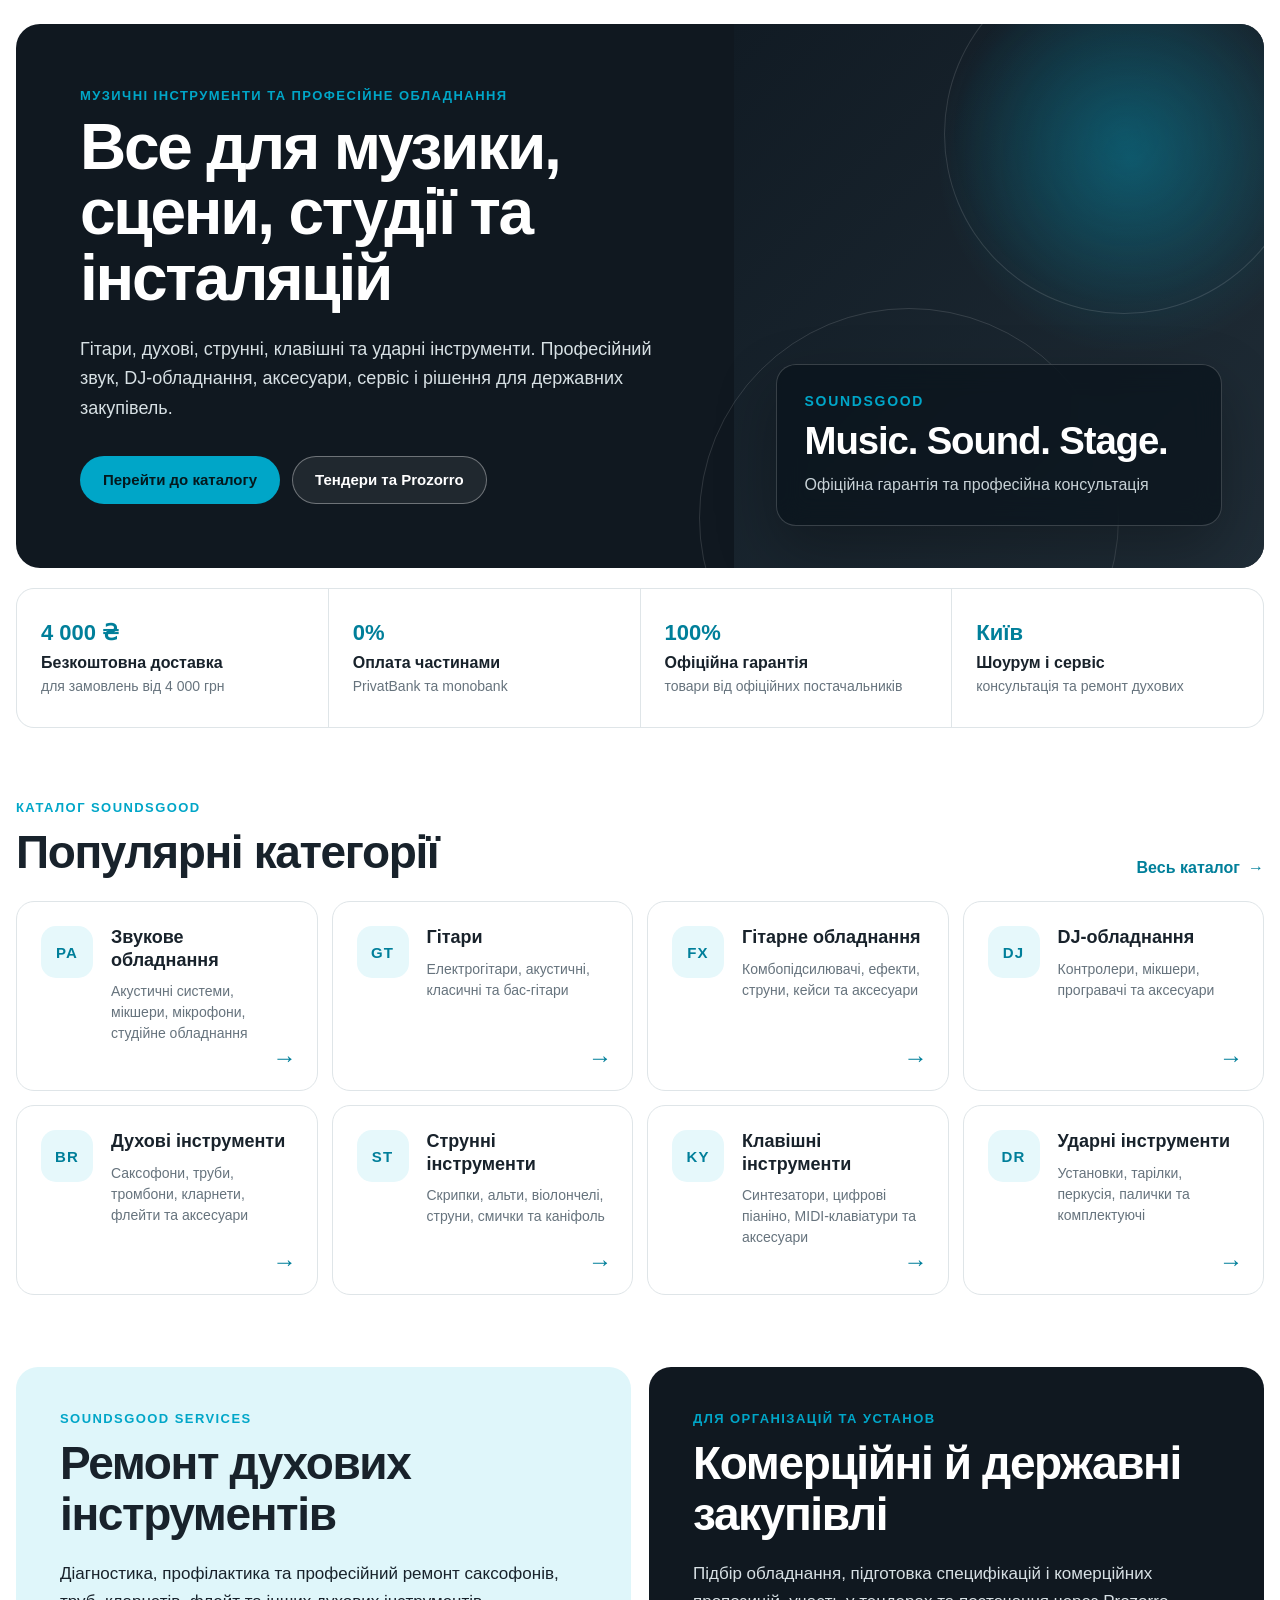
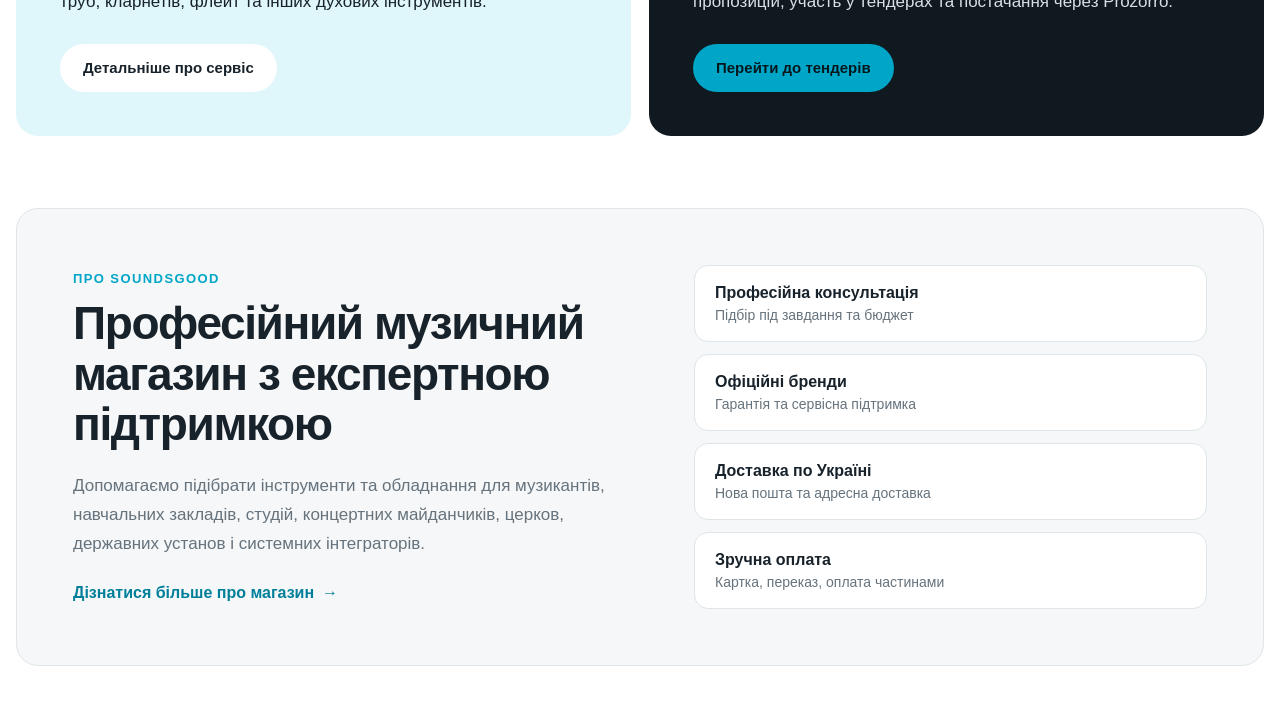
<file: soundsgood-horoshop-homepage/docs/index.html>
<!DOCTYPE html>
<html lang="uk">
<head>
  <meta charset="utf-8">
  <meta name="viewport" content="width=device-width, initial-scale=1">
  <meta name="robots" content="noindex,nofollow">
  <title>SoundsGood — Horoshop homepage preview</title>
  <style>
    body { margin: 0; background: #fff; font-family: Arial, Helvetica, sans-serif; }
/* SoundsGood homepage block for Horoshop. All selectors are namespaced with sg-. */

.sg-home,
.sg-home * {
  box-sizing: border-box;
}

.sg-home {
  --sg-bg: #f5f7f8;
  --sg-card: #ffffff;
  --sg-dark: #101820;
  --sg-text: #18222b;
  --sg-muted: #66737d;
  --sg-line: #dfe5e8;
  --sg-accent: #00a6c8;
  --sg-accent-dark: #007f9a;
  max-width: 1440px;
  margin: 0 auto;
  padding: 24px 16px 56px;
  color: var(--sg-text);
  font-family: inherit;
}

.sg-home a {
  text-decoration: none;
}

.sg-home a:focus-visible {
  outline: 3px solid var(--sg-accent);
  outline-offset: 3px;
}

.sg-hero {
  position: relative;
  display: grid;
  grid-template-columns: minmax(0, 1.15fr) minmax(320px, 0.85fr);
  min-height: 460px;
  overflow: hidden;
  border-radius: 24px;
  background: var(--sg-dark);
  color: #fff;
}

.sg-hero__content {
  position: relative;
  z-index: 2;
  align-self: center;
  padding: 64px;
}

.sg-eyebrow {
  margin: 0 0 12px;
  color: var(--sg-accent);
  font-size: 13px;
  font-weight: 800;
  letter-spacing: 0.11em;
  text-transform: uppercase;
}

.sg-hero__title {
  max-width: 780px;
  margin: 0;
  color: #fff;
  font-size: clamp(36px, 5vw, 68px);
  line-height: 1.02;
  letter-spacing: -0.035em;
}

.sg-hero__text {
  max-width: 700px;
  margin: 24px 0 0;
  color: #d7e0e4;
  font-size: 18px;
  line-height: 1.65;
}

.sg-hero__actions {
  display: flex;
  flex-wrap: wrap;
  gap: 12px;
  margin-top: 32px;
}

.sg-btn {
  display: inline-flex;
  min-height: 48px;
  align-items: center;
  justify-content: center;
  padding: 12px 22px;
  border: 1px solid transparent;
  border-radius: 999px;
  font-size: 15px;
  font-weight: 800;
  line-height: 1.2;
  transition: transform 0.2s ease, background-color 0.2s ease, border-color 0.2s ease;
}

.sg-btn:hover {
  transform: translateY(-2px);
}

.sg-btn--primary {
  background: var(--sg-accent);
  color: #04181d !important;
}

.sg-btn--primary:hover {
  background: #25c0dc;
}

.sg-btn--secondary {
  border-color: rgba(255, 255, 255, 0.35);
  background: rgba(255, 255, 255, 0.07);
  color: #fff !important;
}

.sg-btn--secondary:hover {
  border-color: rgba(255, 255, 255, 0.7);
  background: rgba(255, 255, 255, 0.12);
}

.sg-hero__visual {
  position: relative;
  min-height: 460px;
  background:
    radial-gradient(circle at 75% 25%, rgba(0, 166, 200, 0.32), transparent 34%),
    linear-gradient(135deg, #111b24 0%, #202d37 100%);
}

.sg-hero__disc {
  position: absolute;
  border: 1px solid rgba(255, 255, 255, 0.13);
  border-radius: 50%;
}

.sg-hero__disc--one {
  top: -70px;
  right: -40px;
  width: 360px;
  height: 360px;
  background: radial-gradient(circle, rgba(0, 166, 200, 0.14), transparent 68%);
}

.sg-hero__disc--two {
  right: 145px;
  bottom: -160px;
  width: 420px;
  height: 420px;
}

.sg-hero__panel {
  position: absolute;
  right: 42px;
  bottom: 42px;
  left: 42px;
  display: flex;
  flex-direction: column;
  gap: 10px;
  padding: 28px;
  border: 1px solid rgba(255, 255, 255, 0.18);
  border-radius: 20px;
  background: rgba(9, 19, 27, 0.72);
  box-shadow: 0 24px 60px rgba(0, 0, 0, 0.28);
  backdrop-filter: blur(14px);
}

.sg-hero__panel strong {
  color: #fff;
  font-size: clamp(26px, 3vw, 42px);
  letter-spacing: -0.03em;
}

.sg-hero__panel > span:last-child {
  color: #c8d2d7;
  line-height: 1.5;
}

.sg-hero__brand {
  color: var(--sg-accent);
  font-size: 14px;
  font-weight: 900;
  letter-spacing: 0.12em;
  text-transform: uppercase;
}

.sg-benefits {
  display: grid;
  grid-template-columns: repeat(4, minmax(0, 1fr));
  gap: 1px;
  margin-top: 20px;
  overflow: hidden;
  border: 1px solid var(--sg-line);
  border-radius: 18px;
  background: var(--sg-line);
}

.sg-benefit {
  display: flex;
  min-height: 138px;
  flex-direction: column;
  justify-content: center;
  padding: 24px;
  background: var(--sg-card);
}

.sg-benefit__number {
  color: var(--sg-accent-dark);
  font-size: 22px;
  font-weight: 900;
}

.sg-benefit__title {
  margin-top: 8px;
  font-size: 16px;
  font-weight: 800;
}

.sg-benefit__text {
  margin-top: 4px;
  color: var(--sg-muted);
  font-size: 14px;
  line-height: 1.45;
}

.sg-section {
  padding-top: 72px;
}

.sg-section__head {
  display: flex;
  align-items: end;
  justify-content: space-between;
  gap: 24px;
  margin-bottom: 24px;
}

.sg-section__title,
.sg-feature h2,
.sg-about h2 {
  margin: 0;
  color: var(--sg-text);
  font-size: clamp(30px, 4vw, 46px);
  line-height: 1.1;
  letter-spacing: -0.03em;
}

.sg-text-link {
  display: inline-flex;
  flex: 0 0 auto;
  align-items: center;
  gap: 8px;
  color: var(--sg-accent-dark) !important;
  font-weight: 800;
}

.sg-text-link:hover {
  text-decoration: underline;
}

.sg-categories {
  display: grid;
  grid-template-columns: repeat(4, minmax(0, 1fr));
  gap: 14px;
}

.sg-category {
  position: relative;
  display: grid;
  min-height: 190px;
  grid-template-columns: 52px minmax(0, 1fr);
  gap: 18px;
  align-content: start;
  padding: 24px;
  overflow: hidden;
  border: 1px solid var(--sg-line);
  border-radius: 18px;
  background: var(--sg-card);
  color: var(--sg-text) !important;
  transition: transform 0.2s ease, border-color 0.2s ease, box-shadow 0.2s ease;
}

.sg-category:hover {
  transform: translateY(-4px);
  border-color: rgba(0, 166, 200, 0.55);
  box-shadow: 0 18px 36px rgba(16, 24, 32, 0.09);
}

.sg-category__code {
  display: inline-flex;
  width: 52px;
  height: 52px;
  align-items: center;
  justify-content: center;
  border-radius: 15px;
  background: #e6f8fb;
  color: var(--sg-accent-dark);
  font-size: 15px;
  font-weight: 900;
  letter-spacing: 0.08em;
}

.sg-category__body {
  display: flex;
  min-width: 0;
  flex-direction: column;
  gap: 10px;
}

.sg-category__body strong {
  font-size: 18px;
  line-height: 1.25;
}

.sg-category__body small {
  color: var(--sg-muted);
  font-size: 14px;
  line-height: 1.5;
}

.sg-category__arrow {
  position: absolute;
  right: 20px;
  bottom: 18px;
  color: var(--sg-accent-dark);
  font-size: 24px;
  font-weight: 900;
}

.sg-feature-grid {
  display: grid;
  grid-template-columns: repeat(2, minmax(0, 1fr));
  gap: 18px;
  padding-top: 72px;
}

.sg-feature {
  min-height: 360px;
  padding: 44px;
  border-radius: 22px;
}

.sg-feature p:not(.sg-eyebrow) {
  max-width: 620px;
  margin: 20px 0 28px;
  font-size: 17px;
  line-height: 1.65;
}

.sg-feature--service {
  background: #dff6fa;
}

.sg-feature--tenders {
  background: var(--sg-dark);
  color: #d7e0e4;
}

.sg-feature--tenders h2 {
  color: #fff;
}

.sg-btn--light {
  background: #fff;
  color: var(--sg-text) !important;
}

.sg-btn--dark {
  background: var(--sg-accent);
  color: #04181d !important;
}

.sg-about {
  display: grid;
  grid-template-columns: minmax(0, 1.05fr) minmax(340px, 0.95fr);
  gap: 54px;
  align-items: center;
  margin-top: 72px;
  padding: 56px;
  border: 1px solid var(--sg-line);
  border-radius: 22px;
  background: var(--sg-bg);
}

.sg-about__main > p:not(.sg-eyebrow) {
  max-width: 760px;
  margin: 22px 0 26px;
  color: var(--sg-muted);
  font-size: 17px;
  line-height: 1.7;
}

.sg-about__list {
  display: grid;
  gap: 12px;
}

.sg-about__list div {
  display: flex;
  flex-direction: column;
  gap: 5px;
  padding: 18px 20px;
  border: 1px solid var(--sg-line);
  border-radius: 14px;
  background: #fff;
}

.sg-about__list strong {
  font-size: 16px;
}

.sg-about__list span {
  color: var(--sg-muted);
  font-size: 14px;
}

@media (max-width: 1100px) {
  .sg-hero {
    grid-template-columns: 1fr;
  }

  .sg-hero__visual {
    min-height: 300px;
  }

  .sg-benefits,
  .sg-categories {
    grid-template-columns: repeat(2, minmax(0, 1fr));
  }

  .sg-about {
    grid-template-columns: 1fr;
  }
}

@media (max-width: 720px) {
  .sg-home {
    padding: 12px 10px 40px;
  }

  .sg-hero {
    min-height: auto;
    border-radius: 18px;
  }

  .sg-hero__content {
    padding: 36px 24px 28px;
  }

  .sg-hero__text {
    font-size: 16px;
  }

  .sg-hero__actions,
  .sg-btn {
    width: 100%;
  }

  .sg-hero__visual {
    min-height: 250px;
  }

  .sg-hero__panel {
    right: 20px;
    bottom: 20px;
    left: 20px;
    padding: 22px;
  }

  .sg-benefits,
  .sg-categories,
  .sg-feature-grid {
    grid-template-columns: 1fr;
  }

  .sg-benefit {
    min-height: 116px;
  }

  .sg-section,
  .sg-feature-grid {
    padding-top: 48px;
  }

  .sg-section__head {
    align-items: flex-start;
    flex-direction: column;
  }

  .sg-category {
    min-height: 156px;
  }

  .sg-feature {
    min-height: auto;
    padding: 30px 24px;
  }

  .sg-about {
    gap: 32px;
    margin-top: 48px;
    padding: 30px 24px;
  }
}

@media (prefers-reduced-motion: reduce) {
  .sg-btn,
  .sg-category {
    transition: none;
  }

  .sg-btn:hover,
  .sg-category:hover {
    transform: none;
  }
}

  </style>
</head>
<body>
<!--
  SoundsGood: адаптивный блок главной страницы для Хорошоп.
  Вставлять как HTML-контент без тегов <!DOCTYPE>, <html>, <head>, <body>.
  Стили находятся в отдельном файле soundsgood-horoshop-client.css.
-->

<div class="sg-home" aria-label="Головна сторінка SoundsGood">
  <section class="sg-hero">
    <div class="sg-hero__content">
      <p class="sg-eyebrow">Музичні інструменти та професійне обладнання</p>
      <h1 class="sg-hero__title">Все для музики, сцени, студії та інсталяцій</h1>
      <p class="sg-hero__text">
        Гітари, духові, струнні, клавішні та ударні інструменти. Професійний звук,
        DJ-обладнання, аксесуари, сервіс і рішення для державних закупівель.
      </p>
      <div class="sg-hero__actions">
        <a class="sg-btn sg-btn--primary" href="/katalog/">Перейти до каталогу</a>
        <a class="sg-btn sg-btn--secondary" href="/tendery/">Тендери та Prozorro</a>
      </div>
    </div>

    <div class="sg-hero__visual" aria-hidden="true">
      <div class="sg-hero__disc sg-hero__disc--one"></div>
      <div class="sg-hero__disc sg-hero__disc--two"></div>
      <div class="sg-hero__panel">
        <span class="sg-hero__brand">SoundsGood</span>
        <strong>Music. Sound. Stage.</strong>
        <span>Офіційна гарантія та професійна консультація</span>
      </div>
    </div>
  </section>

  <section class="sg-benefits" aria-label="Переваги SoundsGood">
    <article class="sg-benefit">
      <span class="sg-benefit__number">4 000 ₴</span>
      <span class="sg-benefit__title">Безкоштовна доставка</span>
      <span class="sg-benefit__text">для замовлень від 4 000 грн</span>
    </article>

    <article class="sg-benefit">
      <span class="sg-benefit__number">0%</span>
      <span class="sg-benefit__title">Оплата частинами</span>
      <span class="sg-benefit__text">PrivatBank та monobank</span>
    </article>

    <article class="sg-benefit">
      <span class="sg-benefit__number">100%</span>
      <span class="sg-benefit__title">Офіційна гарантія</span>
      <span class="sg-benefit__text">товари від офіційних постачальників</span>
    </article>

    <article class="sg-benefit">
      <span class="sg-benefit__number">Київ</span>
      <span class="sg-benefit__title">Шоурум і сервіс</span>
      <span class="sg-benefit__text">консультація та ремонт духових</span>
    </article>
  </section>

  <section class="sg-section" aria-labelledby="sg-categories-title">
    <div class="sg-section__head">
      <div>
        <p class="sg-eyebrow">Каталог SoundsGood</p>
        <h2 class="sg-section__title" id="sg-categories-title">Популярні категорії</h2>
      </div>
      <a class="sg-text-link" href="/katalog/">Весь каталог <span aria-hidden="true">→</span></a>
    </div>

    <div class="sg-categories">
      <a class="sg-category" href="/zvukove-obladnannia/">
        <span class="sg-category__code">PA</span>
        <span class="sg-category__body">
          <strong>Звукове обладнання</strong>
          <small>Акустичні системи, мікшери, мікрофони, студійне обладнання</small>
        </span>
        <span class="sg-category__arrow" aria-hidden="true">→</span>
      </a>

      <a class="sg-category" href="/hitary/">
        <span class="sg-category__code">GT</span>
        <span class="sg-category__body">
          <strong>Гітари</strong>
          <small>Електрогітари, акустичні, класичні та бас-гітари</small>
        </span>
        <span class="sg-category__arrow" aria-hidden="true">→</span>
      </a>

      <a class="sg-category" href="/hitarne-obladnannia/">
        <span class="sg-category__code">FX</span>
        <span class="sg-category__body">
          <strong>Гітарне обладнання</strong>
          <small>Комбопідсилювачі, ефекти, струни, кейси та аксесуари</small>
        </span>
        <span class="sg-category__arrow" aria-hidden="true">→</span>
      </a>

      <a class="sg-category" href="/dj-obladnannia/">
        <span class="sg-category__code">DJ</span>
        <span class="sg-category__body">
          <strong>DJ-обладнання</strong>
          <small>Контролери, мікшери, програвачі та аксесуари</small>
        </span>
        <span class="sg-category__arrow" aria-hidden="true">→</span>
      </a>

      <a class="sg-category" href="/dukhovye/">
        <span class="sg-category__code">BR</span>
        <span class="sg-category__body">
          <strong>Духові інструменти</strong>
          <small>Саксофони, труби, тромбони, кларнети, флейти та аксесуари</small>
        </span>
        <span class="sg-category__arrow" aria-hidden="true">→</span>
      </a>

      <a class="sg-category" href="/strunni-instrumenty/">
        <span class="sg-category__code">ST</span>
        <span class="sg-category__body">
          <strong>Струнні інструменти</strong>
          <small>Скрипки, альти, віолончелі, струни, смички та каніфоль</small>
        </span>
        <span class="sg-category__arrow" aria-hidden="true">→</span>
      </a>

      <a class="sg-category" href="/klavishni-instrumenty/">
        <span class="sg-category__code">KY</span>
        <span class="sg-category__body">
          <strong>Клавішні інструменти</strong>
          <small>Синтезатори, цифрові піаніно, MIDI-клавіатури та аксесуари</small>
        </span>
        <span class="sg-category__arrow" aria-hidden="true">→</span>
      </a>

      <a class="sg-category" href="/udarni-instrumenty/">
        <span class="sg-category__code">DR</span>
        <span class="sg-category__body">
          <strong>Ударні інструменти</strong>
          <small>Установки, тарілки, перкусія, палички та комплектуючі</small>
        </span>
        <span class="sg-category__arrow" aria-hidden="true">→</span>
      </a>
    </div>
  </section>

  <section class="sg-feature-grid" aria-label="Послуги SoundsGood">
    <article class="sg-feature sg-feature--service">
      <p class="sg-eyebrow">SoundsGood Services</p>
      <h2>Ремонт духових інструментів</h2>
      <p>
        Діагностика, профілактика та професійний ремонт саксофонів, труб,
        кларнетів, флейт та інших духових інструментів.
      </p>
      <a class="sg-btn sg-btn--light" href="/soundsgood-services/2576/">Детальніше про сервіс</a>
    </article>

    <article class="sg-feature sg-feature--tenders">
      <p class="sg-eyebrow">Для організацій та установ</p>
      <h2>Комерційні й державні закупівлі</h2>
      <p>
        Підбір обладнання, підготовка специфікацій і комерційних пропозицій,
        участь у тендерах та постачання через Prozorro.
      </p>
      <a class="sg-btn sg-btn--dark" href="/tendery/">Перейти до тендерів</a>
    </article>
  </section>

  <section class="sg-about" aria-labelledby="sg-about-title">
    <div class="sg-about__main">
      <p class="sg-eyebrow">Про SoundsGood</p>
      <h2 id="sg-about-title">Професійний музичний магазин з експертною підтримкою</h2>
      <p>
        Допомагаємо підібрати інструменти та обладнання для музикантів,
        навчальних закладів, студій, концертних майданчиків, церков,
        державних установ і системних інтеграторів.
      </p>
      <a class="sg-text-link" href="/pro-nas/">Дізнатися більше про магазин <span aria-hidden="true">→</span></a>
    </div>

    <div class="sg-about__list">
      <div><strong>Професійна консультація</strong><span>Підбір під завдання та бюджет</span></div>
      <div><strong>Офіційні бренди</strong><span>Гарантія та сервісна підтримка</span></div>
      <div><strong>Доставка по Україні</strong><span>Нова пошта та адресна доставка</span></div>
      <div><strong>Зручна оплата</strong><span>Картка, переказ, оплата частинами</span></div>
    </div>
  </section>
</div>

</body>
</html>
</file>
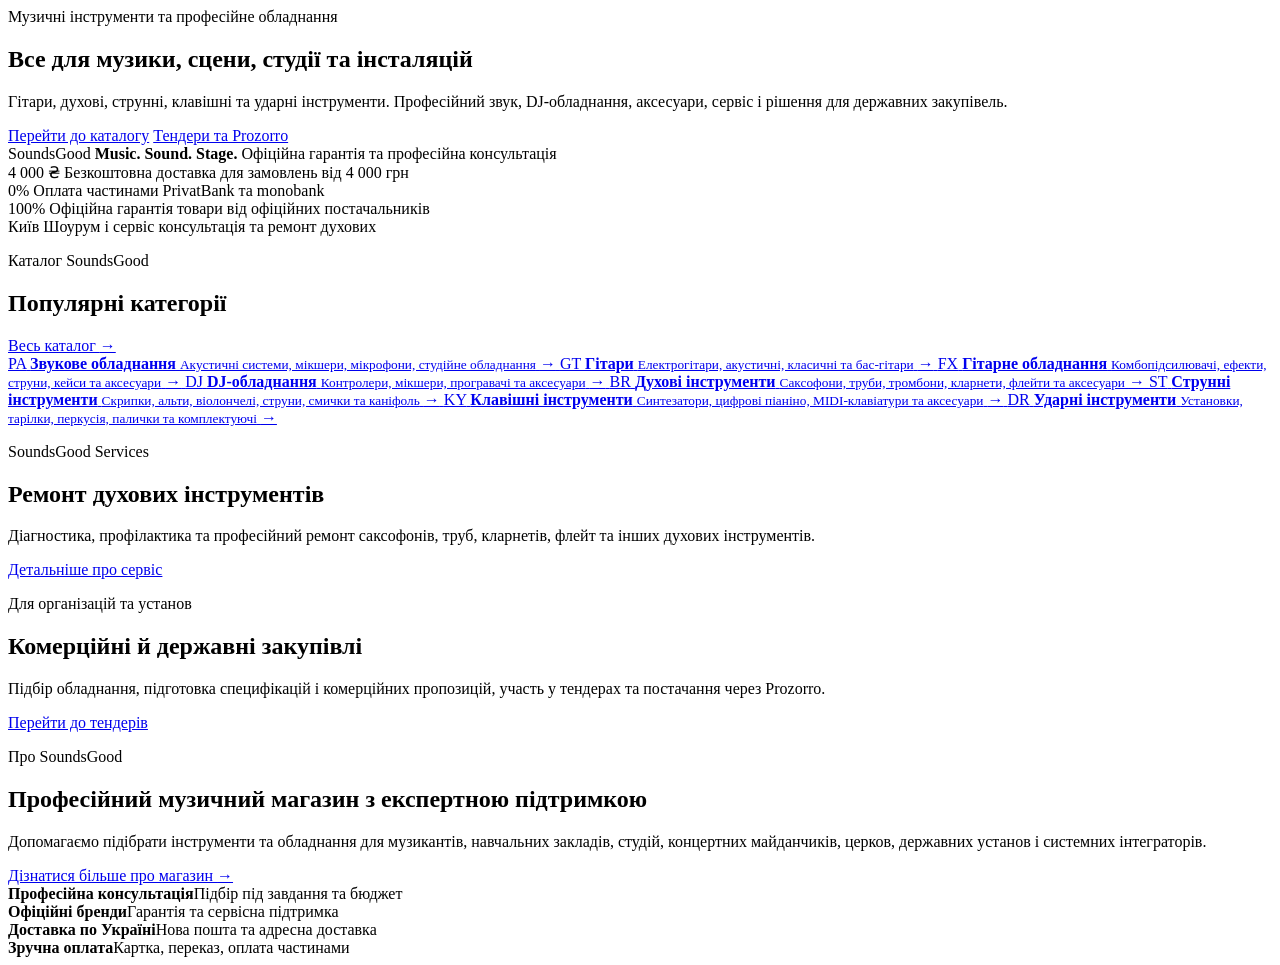
<file: soundsgood-horoshop-homepage/src/home-block.html>
<!--
  SoundsGood: адаптивный блок главной страницы для Хорошоп.
  Вставлять как HTML-контент без тегов <!DOCTYPE>, <html>, <head>, <body>.
  Стили находятся в отдельном файле soundsgood-horoshop-client.css.
-->

<div class="sg-home" aria-label="Головна сторінка SoundsGood">
  <section class="sg-hero">
    <div class="sg-hero__content">
      <p class="sg-eyebrow">Музичні інструменти та професійне обладнання</p>
      <h1 class="sg-hero__title">Все для музики, сцени, студії та інсталяцій</h1>
      <p class="sg-hero__text">
        Гітари, духові, струнні, клавішні та ударні інструменти. Професійний звук,
        DJ-обладнання, аксесуари, сервіс і рішення для державних закупівель.
      </p>
      <div class="sg-hero__actions">
        <a class="sg-btn sg-btn--primary" href="/katalog/">Перейти до каталогу</a>
        <a class="sg-btn sg-btn--secondary" href="/tendery/">Тендери та Prozorro</a>
      </div>
    </div>

    <div class="sg-hero__visual" aria-hidden="true">
      <div class="sg-hero__disc sg-hero__disc--one"></div>
      <div class="sg-hero__disc sg-hero__disc--two"></div>
      <div class="sg-hero__panel">
        <span class="sg-hero__brand">SoundsGood</span>
        <strong>Music. Sound. Stage.</strong>
        <span>Офіційна гарантія та професійна консультація</span>
      </div>
    </div>
  </section>

  <section class="sg-benefits" aria-label="Переваги SoundsGood">
    <article class="sg-benefit">
      <span class="sg-benefit__number">4 000 ₴</span>
      <span class="sg-benefit__title">Безкоштовна доставка</span>
      <span class="sg-benefit__text">для замовлень від 4 000 грн</span>
    </article>

    <article class="sg-benefit">
      <span class="sg-benefit__number">0%</span>
      <span class="sg-benefit__title">Оплата частинами</span>
      <span class="sg-benefit__text">PrivatBank та monobank</span>
    </article>

    <article class="sg-benefit">
      <span class="sg-benefit__number">100%</span>
      <span class="sg-benefit__title">Офіційна гарантія</span>
      <span class="sg-benefit__text">товари від офіційних постачальників</span>
    </article>

    <article class="sg-benefit">
      <span class="sg-benefit__number">Київ</span>
      <span class="sg-benefit__title">Шоурум і сервіс</span>
      <span class="sg-benefit__text">консультація та ремонт духових</span>
    </article>
  </section>

  <section class="sg-section" aria-labelledby="sg-categories-title">
    <div class="sg-section__head">
      <div>
        <p class="sg-eyebrow">Каталог SoundsGood</p>
        <h2 class="sg-section__title" id="sg-categories-title">Популярні категорії</h2>
      </div>
      <a class="sg-text-link" href="/katalog/">Весь каталог <span aria-hidden="true">→</span></a>
    </div>

    <div class="sg-categories">
      <a class="sg-category" href="/zvukove-obladnannia/">
        <span class="sg-category__code">PA</span>
        <span class="sg-category__body">
          <strong>Звукове обладнання</strong>
          <small>Акустичні системи, мікшери, мікрофони, студійне обладнання</small>
        </span>
        <span class="sg-category__arrow" aria-hidden="true">→</span>
      </a>

      <a class="sg-category" href="/hitary/">
        <span class="sg-category__code">GT</span>
        <span class="sg-category__body">
          <strong>Гітари</strong>
          <small>Електрогітари, акустичні, класичні та бас-гітари</small>
        </span>
        <span class="sg-category__arrow" aria-hidden="true">→</span>
      </a>

      <a class="sg-category" href="/hitarne-obladnannia/">
        <span class="sg-category__code">FX</span>
        <span class="sg-category__body">
          <strong>Гітарне обладнання</strong>
          <small>Комбопідсилювачі, ефекти, струни, кейси та аксесуари</small>
        </span>
        <span class="sg-category__arrow" aria-hidden="true">→</span>
      </a>

      <a class="sg-category" href="/dj-obladnannia/">
        <span class="sg-category__code">DJ</span>
        <span class="sg-category__body">
          <strong>DJ-обладнання</strong>
          <small>Контролери, мікшери, програвачі та аксесуари</small>
        </span>
        <span class="sg-category__arrow" aria-hidden="true">→</span>
      </a>

      <a class="sg-category" href="/dukhovye/">
        <span class="sg-category__code">BR</span>
        <span class="sg-category__body">
          <strong>Духові інструменти</strong>
          <small>Саксофони, труби, тромбони, кларнети, флейти та аксесуари</small>
        </span>
        <span class="sg-category__arrow" aria-hidden="true">→</span>
      </a>

      <a class="sg-category" href="/strunni-instrumenty/">
        <span class="sg-category__code">ST</span>
        <span class="sg-category__body">
          <strong>Струнні інструменти</strong>
          <small>Скрипки, альти, віолончелі, струни, смички та каніфоль</small>
        </span>
        <span class="sg-category__arrow" aria-hidden="true">→</span>
      </a>

      <a class="sg-category" href="/klavishni-instrumenty/">
        <span class="sg-category__code">KY</span>
        <span class="sg-category__body">
          <strong>Клавішні інструменти</strong>
          <small>Синтезатори, цифрові піаніно, MIDI-клавіатури та аксесуари</small>
        </span>
        <span class="sg-category__arrow" aria-hidden="true">→</span>
      </a>

      <a class="sg-category" href="/udarni-instrumenty/">
        <span class="sg-category__code">DR</span>
        <span class="sg-category__body">
          <strong>Ударні інструменти</strong>
          <small>Установки, тарілки, перкусія, палички та комплектуючі</small>
        </span>
        <span class="sg-category__arrow" aria-hidden="true">→</span>
      </a>
    </div>
  </section>

  <section class="sg-feature-grid" aria-label="Послуги SoundsGood">
    <article class="sg-feature sg-feature--service">
      <p class="sg-eyebrow">SoundsGood Services</p>
      <h2>Ремонт духових інструментів</h2>
      <p>
        Діагностика, профілактика та професійний ремонт саксофонів, труб,
        кларнетів, флейт та інших духових інструментів.
      </p>
      <a class="sg-btn sg-btn--light" href="/soundsgood-services/2576/">Детальніше про сервіс</a>
    </article>

    <article class="sg-feature sg-feature--tenders">
      <p class="sg-eyebrow">Для організацій та установ</p>
      <h2>Комерційні й державні закупівлі</h2>
      <p>
        Підбір обладнання, підготовка специфікацій і комерційних пропозицій,
        участь у тендерах та постачання через Prozorro.
      </p>
      <a class="sg-btn sg-btn--dark" href="/tendery/">Перейти до тендерів</a>
    </article>
  </section>

  <section class="sg-about" aria-labelledby="sg-about-title">
    <div class="sg-about__main">
      <p class="sg-eyebrow">Про SoundsGood</p>
      <h2 id="sg-about-title">Професійний музичний магазин з експертною підтримкою</h2>
      <p>
        Допомагаємо підібрати інструменти та обладнання для музикантів,
        навчальних закладів, студій, концертних майданчиків, церков,
        державних установ і системних інтеграторів.
      </p>
      <a class="sg-text-link" href="/pro-nas/">Дізнатися більше про магазин <span aria-hidden="true">→</span></a>
    </div>

    <div class="sg-about__list">
      <div><strong>Професійна консультація</strong><span>Підбір під завдання та бюджет</span></div>
      <div><strong>Офіційні бренди</strong><span>Гарантія та сервісна підтримка</span></div>
      <div><strong>Доставка по Україні</strong><span>Нова пошта та адресна доставка</span></div>
      <div><strong>Зручна оплата</strong><span>Картка, переказ, оплата частинами</span></div>
    </div>
  </section>
</div>
</file>
